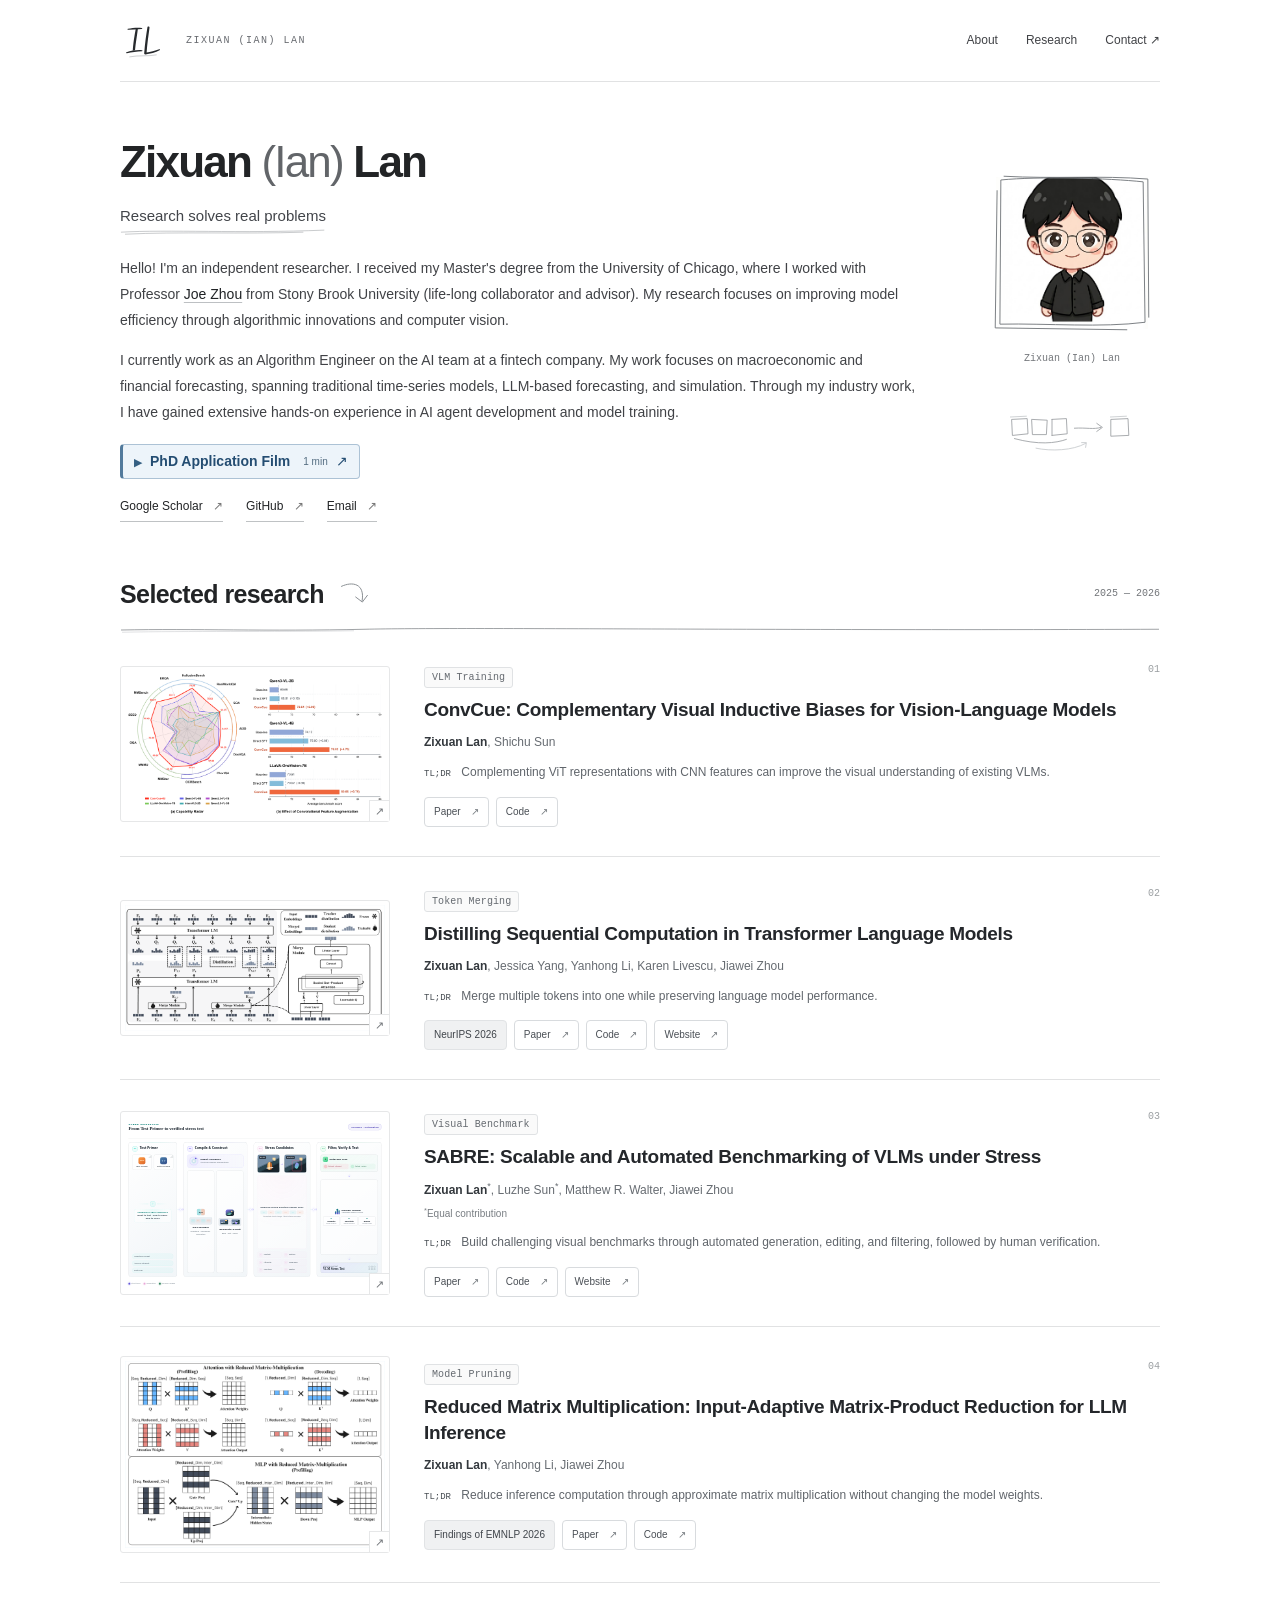
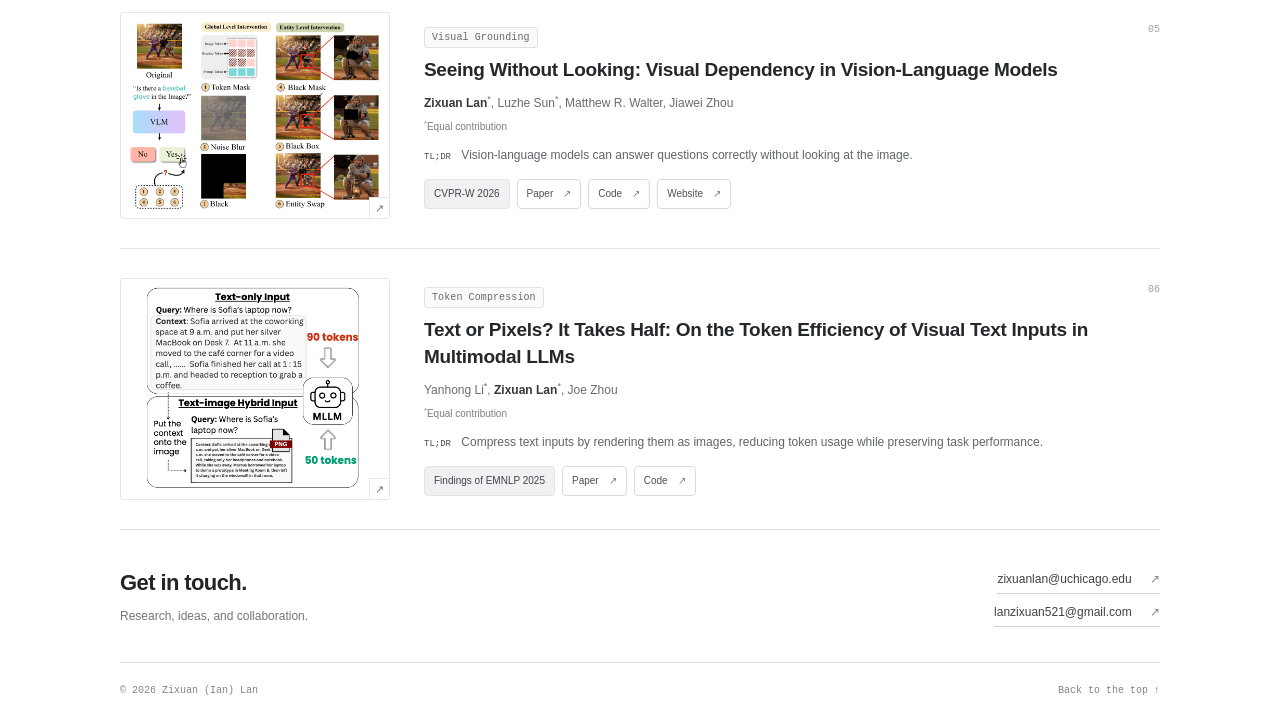
<file: index.html>
<!doctype html>
<html lang="en">
<head>
<meta charset="utf-8">
<meta name="viewport" content="width=device-width, initial-scale=1">
<meta name="theme-color" content="#ffffff">
<meta name="description" content="Zixuan (Ian) Lan — independent researcher working on model efficiency, large language models and computer vision.">
<title>Zixuan (Ian) Lan · Research</title>
<link rel="stylesheet" href="style.css?v=20261023-film-accent">
</head>
<body id="top">
<a class="skip-link" href="#about">Skip to content</a>
<header class="site-header">
<a class="wordmark" href="#top" aria-label="Ian Lan, back to top"><img src="assets/logo-il-handdrawn.svg" width="46" height="46" alt="IL"></a>
<span class="masthead">ZIXUAN (IAN) LAN</span>
<nav aria-label="Main navigation"><a href="#about">About</a><a href="#research">Research</a><a href="#contact">Contact <span aria-hidden="true">↗</span></a></nav>
</header>
<main>
<section class="about content-width" id="about" aria-labelledby="about-heading">
<div class="intro-heading"><h1 id="about-heading">Zixuan <span>(Ian)</span> Lan</h1><p class="research-direction">Research solves real problems
<svg class="pencil-underline" viewBox="0 0 305 12" aria-hidden="true"><path d="M2 7C70 3 178 9 302 4M8 10C85 6 182 10 271 7"/></svg></p></div>
<figure class="portrait"><div class="portrait-frame"><img src="profile.jpg" width="156" height="156" alt="Zixuan (Ian) Lan"><svg viewBox="0 0 184 188" aria-hidden="true"><path d="M16 16C56 12 131 14 168 18L170 168C123 174 67 169 15 170ZM19 12C73 15 123 11 173 15L174 163M12 27L10 174L151 176"/></svg></div><figcaption>Zixuan (Ian) Lan</figcaption>
<svg class="margin-sketch" viewBox="0 0 180 82" aria-hidden="true"><g><path d="M15 24L34 23L35 42L16 44ZM40 24L59 25L58 43L41 43ZM65 24L83 23L84 42L65 44M65 24L65 44M18 48C48 56 69 54 83 49M93 35C108 34 117 37 126 34M121 29L128 34L121 39M139 24L160 23L161 44L139 45Z"/><path class="faint-stroke" d="M13 21L33 20M138 21L158 20M45 60C64 64 91 63 107 54M102 53L108 53L107 59"/></g></svg></figure>
<div class="about-copy"><p>Hello! I'm an independent researcher. I received my Master's degree from the University of Chicago, where I worked with Professor <a href="https://joezhouai.com/" target="_blank" rel="noopener noreferrer">Joe Zhou</a> from Stony Brook University (life-long collaborator and advisor).
                    My research focuses on improving model efficiency through algorithmic innovations and computer vision.</p><p>I currently work as an Algorithm Engineer on the AI team at a fintech company. My work focuses on macroeconomic and financial forecasting, spanning traditional time-series models, LLM-based forecasting, and simulation. Through my industry work, I have gained extensive hands-on experience in AI agent development and model training.</p>
<a class="phd-film-link" href="film.html" aria-label="Watch PhD Application Film, 1 minute"><span class="phd-film-play" aria-hidden="true">▶</span><strong>PhD Application Film</strong><span class="phd-film-duration">1 min</span><span aria-hidden="true">↗</span></a>
<div class="profile-links"><a href="https://scholar.google.com/citations?user=mei-ULsAAAAJ&hl=en" target="_blank" rel="noopener noreferrer">Google Scholar <span aria-hidden="true">↗</span></a><a href="https://github.com/LanLanLan-Ian" target="_blank" rel="noopener noreferrer">GitHub <span aria-hidden="true">↗</span></a><a href="mailto:zixuanlan@uchicago.edu">Email <span aria-hidden="true">↗</span></a></div>
</div>
</section>
<section class="research content-width" id="research" aria-labelledby="research-heading">
<div class="section-heading"><div class="research-title"><h2 id="research-heading">Selected research</h2><svg class="heading-mark" viewBox="0 0 46 38" aria-hidden="true"><path d="M5 6C21 1 37 7 30 29M22 23L30 31L38 23"/></svg></div><p class="section-note">2025 — 2026</p><svg class="section-rule" viewBox="0 0 1040 8" preserveAspectRatio="none" aria-hidden="true"><path d="M1 4C74 2 147 6 245 3S646 5 1039 3"/><path d="M2 7C71 5 145 7 234 5"/></svg></div>
<div class="publication-list"><article class="publication" id="convcue">
            <a class="convcue-preview" href="convcue-capability.png" target="_blank" rel="noopener noreferrer" aria-label="View the complete ConvCue capability and ablation figure">
                <img src="convcue-capability.png" alt="ConvCue capability radar and convolutional feature augmentation results across three models" class="publication-image" width="1600" height="897" loading="lazy">
            </a>
            <div class="publication-info"><span class="paper-number" aria-hidden="true">01</span>
                <span class="publication-focus">VLM Training</span>
                <h3 class="publication-title">ConvCue: Complementary Visual Inductive Biases for Vision-Language Models</h3>
                <p class="publication-authors"><strong>Zixuan Lan</strong>, Shichu Sun</p>
                <p class="publication-tldr"><span>TL;DR</span> Complementing ViT representations with CNN features can improve the visual understanding of existing VLMs.</p>
                <div class="publication-links">
                    <a href="https://arxiv.org/abs/2609.34196" class="publication-link" target="_blank" rel="noopener noreferrer">Paper <span aria-hidden="true">↗</span></a>
                    <a href="https://github.com/LanLanLan-Ian/CONVCUE" class="publication-link" target="_blank" rel="noopener noreferrer">Code <span aria-hidden="true">↗</span></a>
                </div>
            </div>
        </article>
<article class="publication" id="umim">
            <a class="umim-preview" href="umim-method.png" target="_blank" rel="noopener noreferrer" aria-label="View the UMIM training and merge module diagram at full size">
                <img src="umim-method.png" alt="Distilling sequential computation from a frozen Transformer into a trainable merge module" class="publication-image" width="1600" height="777" loading="lazy">
            </a>
            <div class="publication-info"><span class="paper-number" aria-hidden="true">02</span>
                <span class="publication-focus">Token Merging</span>
                <h3 class="publication-title">Distilling Sequential Computation in Transformer Language Models</h3>
                <p class="publication-authors"><strong>Zixuan Lan</strong>, Jessica Yang, Yanhong Li, Karen Livescu, Jiawei Zhou</p>
                <p class="publication-tldr"><span>TL;DR</span> Merge multiple tokens into one while preserving language model performance.</p>
                <div class="publication-links">
                    <span class="publication-badge">NeurIPS 2026</span>
                    <a href="https://arxiv.org/abs/2609.27233" class="publication-link" target="_blank" rel="noopener noreferrer">Paper <span aria-hidden="true">↗</span></a>
                    <a href="https://github.com/Zesearch/Umim-LLM" class="publication-link" target="_blank" rel="noopener noreferrer">Code <span aria-hidden="true">↗</span></a>
                    <a href="https://umim-paper-website.zesearch.workers.dev/" class="publication-link" target="_blank" rel="noopener noreferrer">Website <span aria-hidden="true">↗</span></a>
                </div>
            </div>
        </article>
<article class="publication" id="sabre">
            <a class="sabre-workflow-preview" href="sabre-workflow.svg" target="_blank" rel="noopener noreferrer" aria-label="View the SABRE workflow diagram at full size">
                <img src="sabre-workflow.svg" alt="SABRE workflow: Test Primer, Compile and Construct, Stress Candidates, Filter Verify and Test" class="publication-image" width="1200" height="800" loading="lazy">
            </a>
            <div class="publication-info"><span class="paper-number" aria-hidden="true">03</span>
                <span class="publication-focus">Visual Benchmark</span>
                <h3 class="publication-title">SABRE: Scalable and Automated Benchmarking of VLMs under Stress</h3>
                <p class="publication-authors"><strong>Zixuan Lan</strong><sup>*</sup>, Luzhe Sun<sup>*</sup>, Matthew R. Walter, Jiawei Zhou</p>
                <p class="publication-contribution"><sup>*</sup>Equal contribution</p>
                <p class="publication-tldr"><span>TL;DR</span> Build challenging visual benchmarks through automated generation, editing, and filtering, followed by human verification.</p>
                <div class="publication-links">
                    <a href="https://arxiv.org/abs/2608.07435" class="publication-link" target="_blank" rel="noopener noreferrer">Paper <span aria-hidden="true">↗</span></a>
                    <a href="https://github.com/Zesearch/vlm-SABRE" class="publication-link" target="_blank" rel="noopener noreferrer">Code <span aria-hidden="true">↗</span></a>
                    <a href="https://zesearch.github.io/vlm-SABRE/" class="publication-link" target="_blank" rel="noopener noreferrer">Website <span aria-hidden="true">↗</span></a>
                </div>
            </div>
        </article>
<article class="publication" id="rmm">
            <a href="rmm-method.png" target="_blank" rel="noopener noreferrer" aria-label="View the RMM method diagram at full size">
                <img src="rmm-method.png" alt="RMM method diagram showing reduced matrix multiplication in attention and MLP layers" class="publication-image" width="1400" height="1009" loading="lazy">
            </a>
            <div class="publication-info"><span class="paper-number" aria-hidden="true">04</span>
                <span class="publication-focus">Model Pruning</span>
                <h3 class="publication-title">Reduced Matrix Multiplication: Input-Adaptive Matrix-Product Reduction for LLM Inference</h3>
                <p class="publication-authors"><strong>Zixuan Lan</strong>, Yanhong Li, Jiawei Zhou</p>
                <p class="publication-tldr"><span>TL;DR</span> Reduce inference computation through approximate matrix multiplication without changing the model weights.</p>
                <div class="publication-links">
                    <span class="publication-badge">Findings of EMNLP 2026</span>
                    <a href="https://arxiv.org/abs/2608.13426" class="publication-link" target="_blank" rel="noopener noreferrer">Paper <span aria-hidden="true">↗</span></a>
                    <a href="https://github.com/Zesearch/rmm-llm" class="publication-link" target="_blank" rel="noopener noreferrer">Code <span aria-hidden="true">↗</span></a>
                </div>
            </div>
        </article>
<article class="publication" id="seeing-without-looking">
            <a href="seeing-without-looking.png" target="_blank" rel="noopener noreferrer" aria-label="View the Seeing Without Looking illustration at full size">
                <img src="seeing-without-looking.png" alt="Visual dependency study using token masking, image degradation, and entity-level interventions" class="publication-image" width="960" height="728" loading="lazy">
            </a>
            <div class="publication-info"><span class="paper-number" aria-hidden="true">05</span>
                <span class="publication-focus">Visual Grounding</span>
                <h3 class="publication-title">Seeing Without Looking: Visual Dependency in Vision-Language Models</h3>
                <p class="publication-authors"><strong>Zixuan Lan</strong><sup>*</sup>, Luzhe Sun<sup>*</sup>, Matthew R. Walter, Jiawei Zhou</p>
                <p class="publication-contribution"><sup>*</sup>Equal contribution</p>
                <p class="publication-tldr"><span>TL;DR</span> Vision-language models can answer questions correctly without looking at the image.</p>
                <div class="publication-links">
                    <span class="publication-badge">CVPR-W 2026</span>
                    <a href="https://arxiv.org/abs/2605.22903" class="publication-link" target="_blank" rel="noopener noreferrer">Paper <span aria-hidden="true">↗</span></a>
                    <a href="https://github.com/Zesearch/vlm-seeing-without-looking" class="publication-link" target="_blank" rel="noopener noreferrer">Code <span aria-hidden="true">↗</span></a>
                    <a href="https://zesearch.github.io/vlm-seeing-without-looking/" class="publication-link" target="_blank" rel="noopener noreferrer">Website <span aria-hidden="true">↗</span></a>
                </div>
            </div>
        </article>
<article class="publication" id="text-or-pixels">
            <a href="text_to_image.jpg" target="_blank" rel="noopener noreferrer" aria-label="View the Text or Pixels figure at full size"><img src="text_to_image.jpg" alt="Visual overview of Text or Pixels" class="publication-image" loading="lazy"></a>
            <div class="publication-info"><span class="paper-number" aria-hidden="true">06</span>
                <span class="publication-focus">Token Compression</span>
                <h3 class="publication-title">Text or Pixels? It Takes Half: On the Token Efficiency of Visual Text Inputs in Multimodal LLMs</h3>
                <p class="publication-authors">Yanhong Li<sup>*</sup>, <strong>Zixuan Lan</strong><sup>*</sup>, Joe Zhou</p>
                <p class="publication-contribution"><sup>*</sup>Equal contribution</p>
                <p class="publication-tldr"><span>TL;DR</span> Compress text inputs by rendering them as images, reducing token usage while preserving task performance.</p>
                <div class="publication-links">
                    <span class="publication-badge">Findings of EMNLP 2025</span>
                    <a href="https://arxiv.org/abs/2510.18279" class="publication-link" target="_blank" rel="noopener noreferrer">Paper <span aria-hidden="true">↗</span></a>
                    <a href="https://github.com/yanhong-lbh/text_or_pixels" class="publication-link" target="_blank" rel="noopener noreferrer">Code <span aria-hidden="true">↗</span></a>
                </div>
            </div>
        </article></div>
</section>
<footer class="contact content-width" id="contact">
<div><h2>Get in touch.</h2><p class="contact-note">Research, ideas, and collaboration.</p></div>
<div class="contact-links"><a href="mailto:zixuanlan@uchicago.edu">zixuanlan@uchicago.edu <span aria-hidden="true">↗</span></a><a href="mailto:lanzixuan521@gmail.com">lanzixuan521@gmail.com <span aria-hidden="true">↗</span></a></div>
<div class="colophon"><span>© 2026 Zixuan (Ian) Lan</span><a href="#top">Back to the top ↑</a></div>
</footer>
</main>
</body>
</html>
</file>
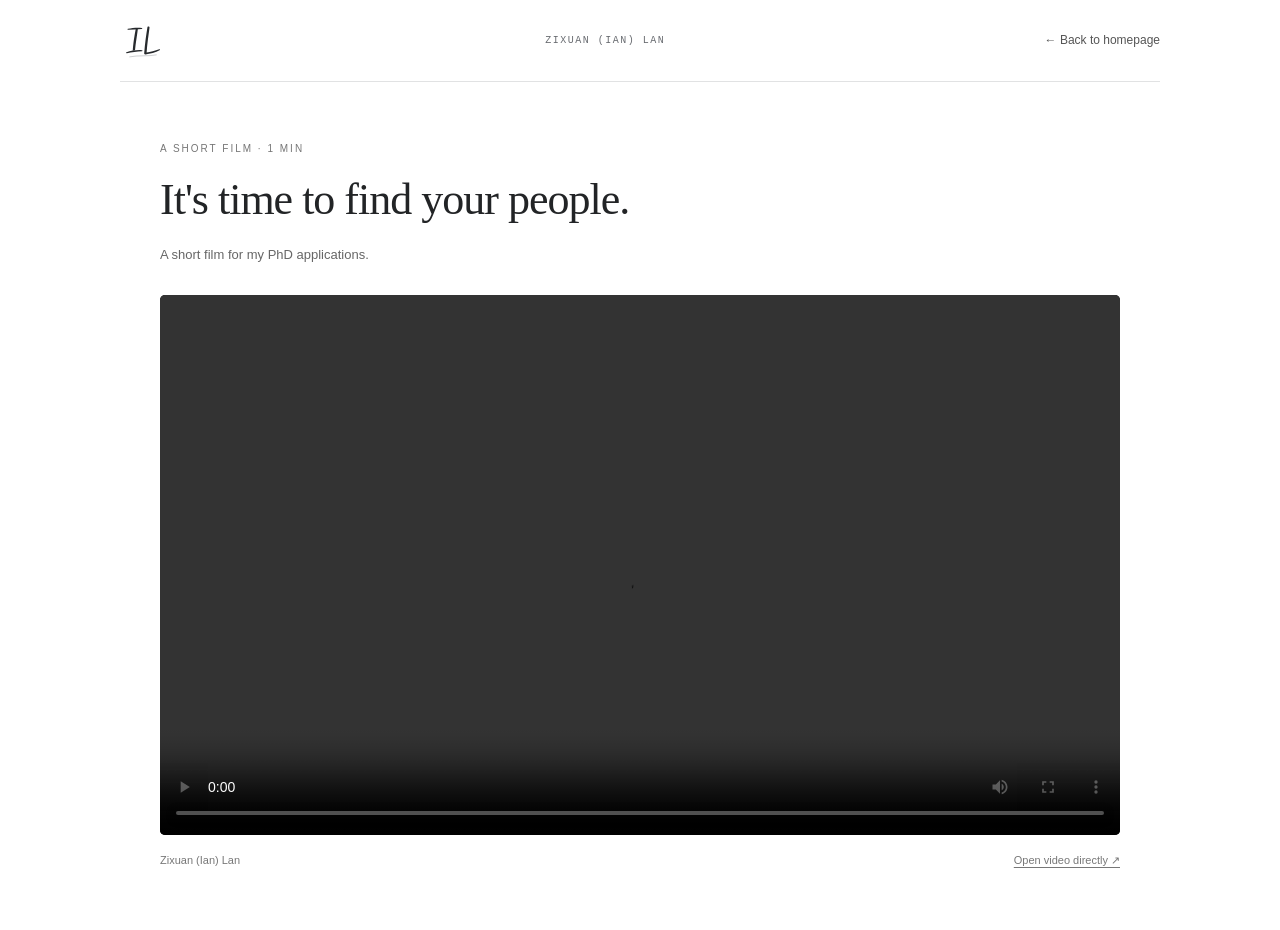
<file: film.html>
<!doctype html>
<html lang="en">
<head>
<meta charset="utf-8"><meta name="viewport" content="width=device-width, initial-scale=1">
<meta name="theme-color" content="#ffffff"><meta name="description" content="A short film for my PhD applications.">
<title>A short film · Zixuan (Ian) Lan</title>
<link rel="stylesheet" href="style.css">
<style>
.film-header{justify-content:space-between}.film-back{font-size:12px;color:#555}.film-main{max-width:960px;margin:58px auto 60px;width:calc(100% - 72px)}.film-kicker{font-size:10px;letter-spacing:2px;text-transform:uppercase;color:#777;margin:0 0 16px}.film-main h1{font-family:Georgia,serif;font-size:clamp(30px,4vw,44px);font-weight:400;letter-spacing:-1px;line-height:1.2;margin:0 0 17px}.film-intro{font-size:13px;line-height:1.8;color:#666;margin-bottom:28px}.film-player{width:100%;aspect-ratio:16/9;display:block;background:#141414;border-radius:5px}.film-caption{display:flex;justify-content:space-between;gap:15px;font-size:11px;color:#777;line-height:1.8;margin-top:16px}.film-caption a{text-decoration:underline;text-underline-offset:3px}@media(max-width:700px){.film-main{width:calc(100% - 36px);margin-top:35px}.film-caption{flex-direction:column;gap:5px}.film-header .masthead{display:none}}
</style>
</head>
<body>
<header class="site-header film-header"><a class="wordmark" href="./" aria-label="Ian Lan, back to homepage"><img src="assets/logo-il-handdrawn.svg" width="46" height="46" alt="IL"></a><span class="masthead">ZIXUAN (IAN) LAN</span><a class="film-back" href="./">← Back to homepage</a></header>
<main class="film-main">
<p class="film-kicker">A short film · 1 min</p><h1>It's time to find your people.</h1>
<p class="film-intro">A short film for my PhD applications.</p>
<video class="film-player" controls playsinline preload="metadata" aria-label="It's time to find your people — a short film"><source src="assets/phd-film-web.mp4" type="video/mp4">Your browser does not support embedded video. <a href="assets/phd-film-web.mp4">Open the video</a>.</video>
<div class="film-caption"><span>Zixuan (Ian) Lan</span><a href="assets/phd-film-web.mp4">Open video directly ↗</a></div>
</main>
</body></html>
</file>
<file: style.css>
:root{--ink:#222426;--text:#404246;--muted:#727579;--line:#e1e2e3;--sans:-apple-system,BlinkMacSystemFont,'Segoe UI',Arial,sans-serif;--mono:'SFMono-Regular',Consolas,'Liberation Mono',monospace}
*{box-sizing:border-box}html{scroll-padding-top:28px}body{margin:0;background:#fff;color:var(--text);font:15px/1.75 var(--sans);-webkit-font-smoothing:antialiased}a{color:inherit;text-decoration:none}a:hover{color:#000}a:focus-visible{outline:2px solid #333;outline-offset:5px}p,h1,h2,h3,figure{margin:0}img{display:block;max-width:100%}svg{display:block}::selection{background:#e1e5e8;color:#111}.skip-link{position:absolute;top:-100px;left:20px;background:white;padding:8px;z-index:5}.skip-link:focus{top:10px}
.content-width,.site-header{width:min(1040px,calc(100% - 96px));margin-inline:auto}.site-header{height:82px;display:flex;align-items:center;gap:20px;border-bottom:1px solid var(--line)}.wordmark{display:flex;align-items:center;justify-content:center;width:46px;height:46px;flex-shrink:0}.wordmark img{width:46px;height:46px;display:block}.masthead{font:10px var(--mono);letter-spacing:1.5px;color:#686b70}nav{margin-left:auto;display:flex;gap:28px;font-size:12px}nav a{padding:10px 0}
.about{position:relative;display:grid;grid-template-columns:minmax(0,1fr) 176px;column-gap:66px;padding-top:54px;padding-bottom:42px}.intro-heading{grid-column:1;grid-row:1}.eyebrow{font:10px/1.5 var(--mono);letter-spacing:1.6px;color:var(--muted);margin-bottom:12px}h1{font-size:44px;font-weight:600;letter-spacing:-1.8px;line-height:1.2;color:var(--ink)}h1 span{font-weight:400;color:#626569}.research-direction{position:relative;display:table;margin-top:14px;font-size:15px;color:#42454a}.pencil-underline{position:absolute;left:0;bottom:-7px;width:100%;height:9px;fill:none;stroke:#93979b;stroke-width:.75;stroke-linecap:round;pointer-events:none}.about-copy{grid-column:1;grid-row:2;padding-top:27px;font-size:14px;line-height:1.85}.about-copy>p+p{margin-top:14px}.about-copy p a{color:#202326;text-decoration:underline;text-decoration-color:#bdc0c3;text-underline-offset:3px}.profile-links{display:flex;flex-wrap:wrap;gap:23px;margin-top:21px;font-size:12px;color:var(--ink)}.profile-links a{border-bottom:1px solid #bfc2c4;padding-bottom:3px}.profile-links span{margin-left:7px;color:#777}
.portrait{grid-column:2;grid-row:1/3;align-self:start;margin-top:29px}.portrait-frame{position:relative;width:176px;padding:12px}.portrait-frame img{width:152px;height:152px;object-fit:cover;background:#f7f7f7}.portrait-frame>svg{position:absolute;inset:0;width:100%;height:100%;fill:none;stroke:#74797d;stroke-width:1;stroke-linejoin:round;pointer-events:none}.portrait figcaption{font:10px/1.5 var(--mono);text-align:center;color:#74777b;margin-top:10px}.margin-sketch{width:144px;height:66px;margin:34px auto 0;fill:none;stroke:#71777c;stroke-width:1;stroke-linecap:round;stroke-linejoin:round;opacity:.75}.margin-sketch .faint-stroke{stroke:#afb4b8}
h2{font-size:25px;letter-spacing:-.6px;font-weight:600;line-height:1.3;color:var(--ink)}.research{padding-top:14px}.section-heading{position:relative;display:flex;justify-content:space-between;align-items:center;padding-bottom:23px}.research-title{display:flex;align-items:center;gap:15px}.heading-mark{width:34px;height:30px;fill:none;stroke:#898e92;stroke-width:1.25;stroke-linecap:round;stroke-linejoin:round;transform:rotate(-8deg)}.section-note{font:10px var(--mono);color:var(--muted)}.section-rule{position:absolute;bottom:0;left:0;width:100%;height:6px;fill:none;stroke:#777c80;stroke-width:.8;pointer-events:none}.section-rule path+path{stroke:#c8cbcd;stroke-width:.65}
.publication{display:grid;grid-template-columns:270px minmax(0,1fr);gap:34px;padding:29px 0;border-bottom:1px solid var(--line);align-items:center}.publication>a:first-child{display:block;position:relative;background:#fff;padding:4px;border:1px solid #e6e7e8;border-radius:3px}.publication>a:first-child:after{content:'↗';position:absolute;right:0;bottom:0;background:#fff;color:#73777b;padding:0 5px;font-size:11px;line-height:20px;border-top:1px solid #e6e7e8;border-left:1px solid #e6e7e8}.publication>a:first-child:hover{border-color:#a8adb2}.publication-image{width:100%;height:auto;object-fit:contain;background:white}.publication-info{position:relative;padding-right:22px}.paper-number{position:absolute;top:2px;right:0;font:10px var(--mono);color:#9b9fa2}.publication-focus{display:inline-flex;font:10px/1.5 var(--mono);color:#656a70;letter-spacing:.1px;border:1px solid #e0e2e4;border-radius:3px;padding:2px 7px;margin-bottom:9px;background:#fafafa}.publication-title{font-size:19px;line-height:1.42;font-weight:600;letter-spacing:-.3px;color:#24272b;margin-bottom:8px}.publication-authors{font-size:12px;line-height:1.75;color:#676c72}.publication-authors strong{color:#33383d;font-weight:600}sup{font-size:.75em}.publication-contribution{font-size:10px;margin-top:3px;color:#787d82}.publication-tldr{font-size:12px;line-height:1.8;margin-top:9px;color:#60656b}.publication-tldr>span{font:9px var(--mono);color:#444a50;margin-right:7px}.publication-links{display:flex;flex-wrap:wrap;gap:7px;margin-top:13px}.publication-link,.publication-badge{display:inline-flex;align-items:center;gap:10px;min-height:30px;padding:5px 9px;border:1px solid #d8dbde;border-radius:4px;font-size:10px;line-height:1.6;color:#4b5056;background:#fff}.publication-badge{background:#f0f1f2;border-color:#e1e3e5;color:#3f444a;font-weight:500}.publication-link:hover{border-color:#555d65;color:#111;background:#f7f8f9}.publication-link span{color:#7b8085}
.contact{padding-top:39px;display:grid;grid-template-columns:1fr 1fr;gap:23px}.contact h2{font-size:22px}.contact-note{font-size:12px;color:var(--muted);margin-top:8px}.contact-links{display:flex;flex-direction:column;align-items:flex-end;justify-content:center;gap:8px;font-size:12px}.contact-links a{border-bottom:1px solid #d0d3d6;padding-bottom:3px}.contact-links span{margin-left:15px;color:#85898d}.colophon{grid-column:1/-1;border-top:1px solid var(--line);padding:20px 0 25px;display:flex;justify-content:space-between;font:10px/1.5 var(--mono);color:#80858a;margin-top:12px}
@media(max-width:1000px){.content-width,.site-header{width:calc(100% - 72px)}.about{column-gap:35px;grid-template-columns:minmax(0,1fr) 150px}.portrait-frame{width:150px;padding:11px}.portrait-frame img{width:128px;height:128px}.publication{grid-template-columns:26% minmax(0,1fr);gap:27px}}
@media(max-width:700px){.content-width,.site-header{width:calc(100% - 44px)}.site-header{height:68px;gap:15px}.masthead{display:none}nav{gap:22px;font-size:11px}.wordmark{font-size:32px}.about{padding-top:35px;padding-bottom:34px;grid-template-columns:minmax(0,1fr) 98px;gap:0 14px}.eyebrow{font-size:8px;letter-spacing:1.1px;margin-bottom:11px}h1{font-size:32px;letter-spacing:-1.1px}.research-direction{font-size:12px;line-height:1.6;max-width:230px;margin-top:11px}.portrait{grid-row:1;grid-column:2;margin-top:12px}.portrait-frame{width:98px;padding:8px}.portrait-frame img{width:82px;height:82px}.portrait figcaption,.margin-sketch{display:none}.about-copy{grid-column:1/-1;grid-row:2;padding-top:25px;font-size:13px;line-height:1.9}.profile-links{font-size:11px;margin-top:18px;gap:22px}.research{padding-top:4px}h2{font-size:23px}.section-heading{padding-bottom:20px}.heading-mark{width:25px;height:25px}.research-title{gap:8px}.section-note{font-size:9px}.publication{grid-template-columns:1fr;gap:20px;padding:25px 0}.publication>a:first-child{width:100%;max-width:380px;margin-inline:auto}.publication-info{padding-right:0}.paper-number{top:6px}.publication-title{font-size:18px;line-height:1.5}.publication-authors{font-size:12px}.publication-focus{font-size:9px;margin-bottom:9px}.publication-links{gap:7px}.publication-link,.publication-badge{min-height:36px;font-size:10px;padding:7px 10px}.contact{padding-top:30px;grid-template-columns:1fr;gap:18px}.contact-links{align-items:flex-start}.contact h2{font-size:22px}.colophon{font-size:9px;margin-top:6px;gap:12px}}
@media(max-width:370px){.content-width,.site-header{width:calc(100% - 36px)}h1{font-size:28px}.about{grid-template-columns:minmax(0,1fr) 80px}.portrait-frame{width:80px;padding:6px}.portrait-frame img{width:68px;height:68px}.eyebrow{font-size:7px}.research-direction{font-size:11px}.section-note{font-size:8px}}

/* Compact film entry, consistent with the academic homepage. */
.phd-film-link{display:inline-flex;align-items:center;gap:8px;max-width:100%;margin-top:19px;padding:6px 11px;background:#edf4fa;color:#244d72;border:1px solid #acc2d5;border-left:3px solid #527a9c;border-radius:4px;font-size:14px;line-height:1.5;text-decoration:none;transition:background .15s,border-color .15s}.phd-film-link strong{font-weight:700}.phd-film-play{display:inline-block;flex-shrink:0;color:#345f83;font-size:11px}.phd-film-duration{font-size:10px;font-weight:400;color:#536c80;padding-left:5px;white-space:nowrap}.phd-film-link:hover{background:#dfeaf4;border-color:#527a9c}.phd-film-link:focus-visible{outline:2px solid #527a9c;outline-offset:3px}.phd-film-link+.profile-links{margin-top:16px}@media(max-width:700px){.phd-film-link{font-size:13px;gap:7px;padding:6px 10px;margin-top:18px}}
</file>
